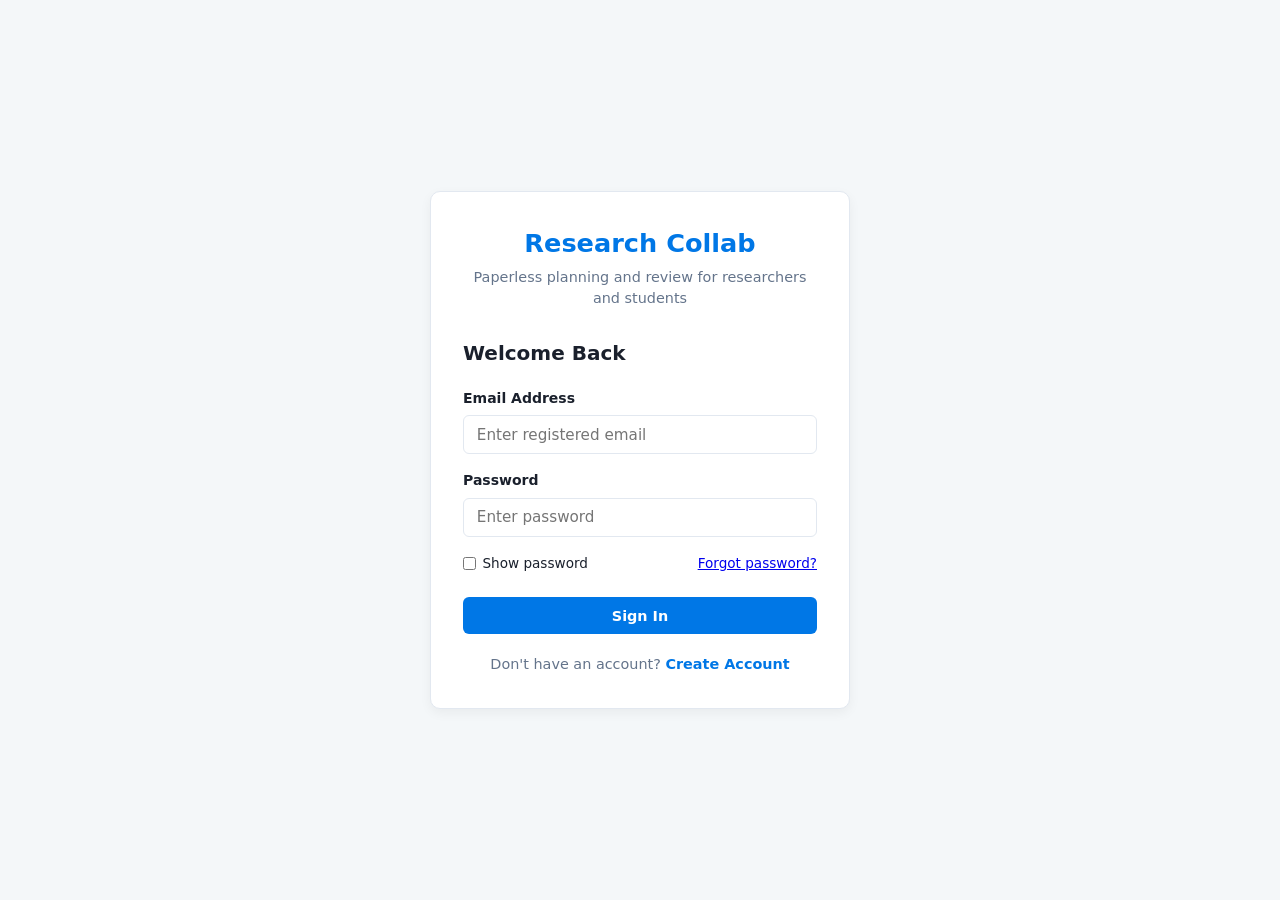
<file: index.html>
<!DOCTYPE html>
<html lang="en">
<head>
    <meta charset="UTF-8">
    <meta name="viewport" content="width=device-width, initial-scale=1.0">
    <title>Research Collaboration Platform</title>
    <meta http-equiv="refresh" content="0; url=Pages/Auth/login.html">
</head>
<body>
    <p>Opening Research Collaboration Platform. <a href="Pages/Auth/login.html">Continue to sign in</a>.</p>
</body>
</html>
</file>
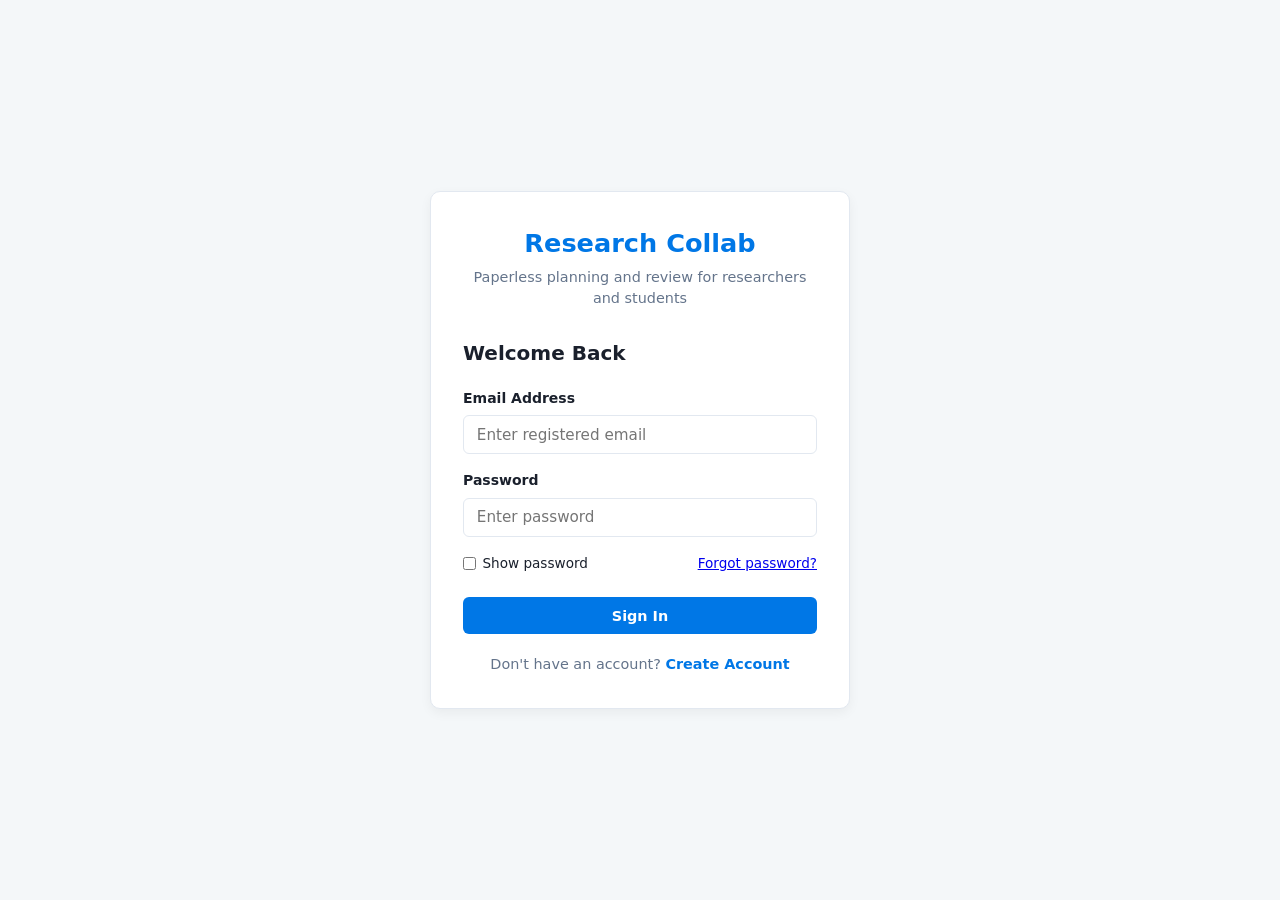
<file: HTML/login.html>
<!DOCTYPE html>
<html lang="en">
<head>
    <meta charset="UTF-8">
    <meta name="viewport" content="width=device-width, initial-scale=1.0">
    <title>Sign In - Research Collaboration Platform</title>
    <link rel="stylesheet" href="../../CSS/auth.css">
</head>
<body>
    <main class="auth-container">
        <div class="auth-card">
            <div class="brand-header">
                <p class="brand-name">Research Collab</p>
                <p>Paperless planning and review for researchers and students</p>
            </div>

            <form id="loginForm" novalidate>
                <h1 class="auth-form-heading">Welcome Back</h1>
                <div class="form-group">
                    <label for="email">Email Address</label>
                    <input
                        type="email"
                        id="email"
                        name="email"
                        autocomplete="username"
                        required
                        placeholder="Enter registered email"
                        aria-describedby="emailError">
                    <span id="emailError" class="field-error" role="alert" hidden></span>
                </div>

                <div class="form-group">
                    <label for="password">Password</label>
                    <input
                        type="password"
                        id="password"
                        name="password"
                        autocomplete="current-password"
                        required
                        placeholder="Enter password"
                        aria-describedby="passwordError">
                    <span id="passwordError" class="field-error" role="alert" hidden></span>
                </div>

                <div class="auth-options">
                    <label class="show-password-label">
                        <input type="checkbox" id="togglePassword"> Show password
                    </label>
                    <a href="reset-password.html">Forgot password?</a>
                </div>

                <div id="errorMessage" class="error-message" role="alert" aria-atomic="true"></div>

                <button type="submit" class="btn-primary">Sign In</button>
            </form>

            <div class="auth-footer">
                <p>Don't have an account? <a href="register.html">Create Account</a></p>
            </div>
        </div>
    </main>

    <script type="module" src="../../JS/Auth.js"></script>
</body>
</html>
</file>
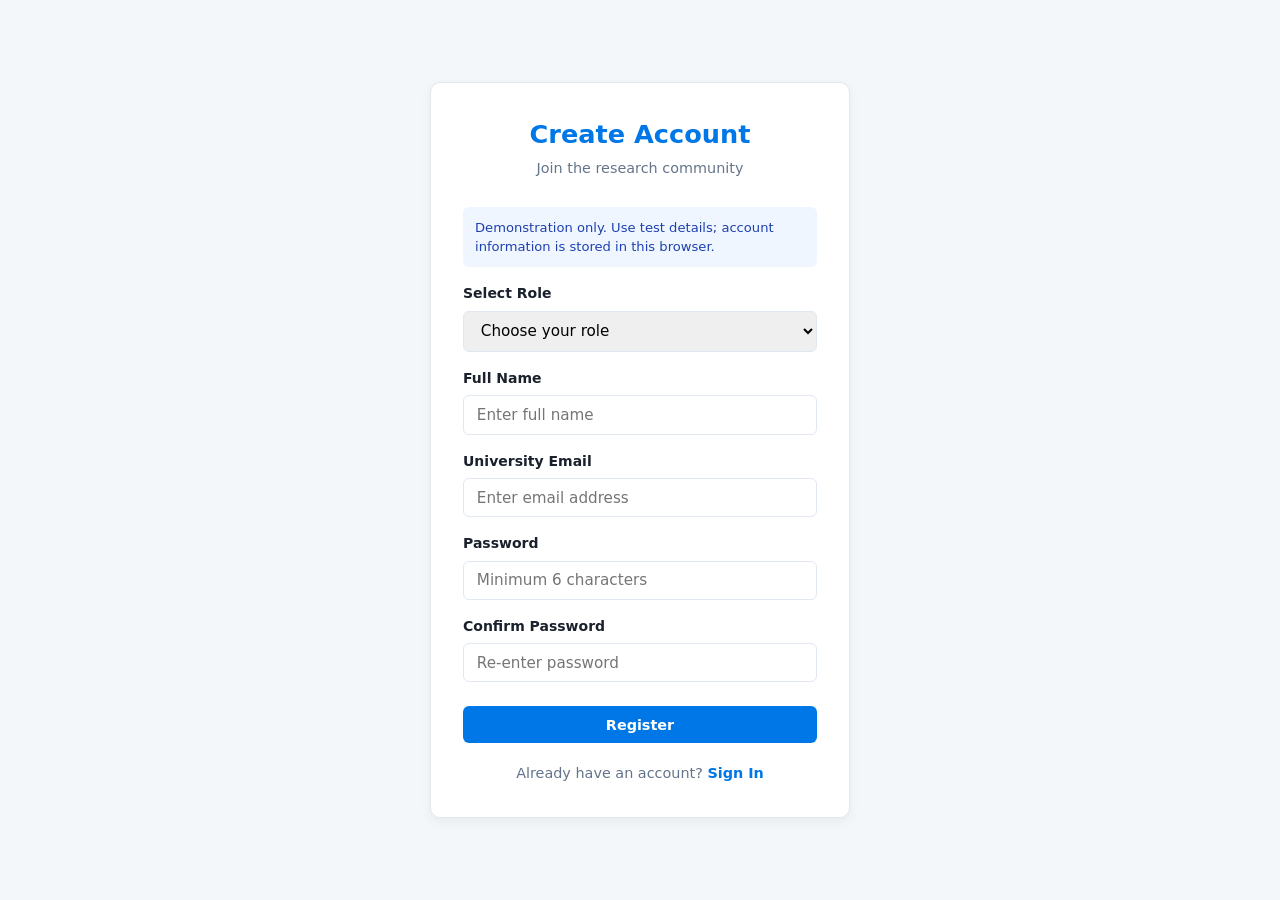
<file: HTML/register.html>
<!DOCTYPE html>
<html lang="en">
<head>
    <meta charset="UTF-8">
    <meta name="viewport" content="width=device-width, initial-scale=1.0">
    <title>Create Account - Research Collaboration Platform</title>
    <link rel="stylesheet" href="../../CSS/auth.css">
</head>
<body>
    <main class="auth-container">
        <div class="auth-card">
            <div class="brand-header">
                <h1>Create Account</h1>
                <p>Join the research community</p>
            </div>
            <p class="prototype-notice">Demonstration only. Use test details; account information is stored in this browser.</p>

            <form id="registerForm" novalidate>
                <div class="form-group">
                    <label for="role">Select Role</label>
                    <select id="role" name="role" required aria-describedby="roleError">
                        <option value="">Choose your role</option>
                        <option value="researcher">Researcher / Student</option>
                        <option value="supervisor">Supervisor</option>
                        <option value="reviewer">Research Project Reviewer</option>
                    </select>
                    <span id="roleError" class="field-error" role="alert" hidden></span>
                </div>

                <div class="form-group">
                    <label for="fullName">Full Name</label>
                    <input
                        type="text"
                        id="fullName"
                        name="name"
                        autocomplete="name"
                        required
                        placeholder="Enter full name"
                        aria-describedby="fullNameError">
                    <span id="fullNameError" class="field-error" role="alert" hidden></span>
                </div>

                <div class="form-group">
                    <label for="email">University Email</label>
                    <input
                        type="email"
                        id="email"
                        name="email"
                        autocomplete="email"
                        required
                        placeholder="Enter email address"
                        aria-describedby="emailError">
                    <span id="emailError" class="field-error" role="alert" hidden></span>
                </div>

                <div class="form-group">
                    <label for="password">Password</label>
                    <input
                        type="password"
                        id="password"
                        name="password"
                        autocomplete="new-password"
                        minlength="6"
                        required
                        placeholder="Minimum 6 characters"
                        aria-describedby="passwordError">
                    <span id="passwordError" class="field-error" role="alert" hidden></span>
                </div>

                <div class="form-group">
                    <label for="confirmPassword">Confirm Password</label>
                    <input
                        type="password"
                        id="confirmPassword"
                        name="confirmPassword"
                        autocomplete="new-password"
                        required
                        placeholder="Re-enter password"
                        aria-describedby="confirmPasswordError">
                    <span id="confirmPasswordError" class="field-error" role="alert" hidden></span>
                </div>

                <div id="regError" class="error-message" role="alert" aria-atomic="true"></div>

                <button type="submit" class="btn-primary">Register</button>
            </form>

            <div class="auth-footer">
                <p>Already have an account? <a href="login.html">Sign In</a></p>
            </div>
        </div>
    </main>

    <script type="module" src="../../JS/Auth.js"></script>
</body>
</html>
</file>
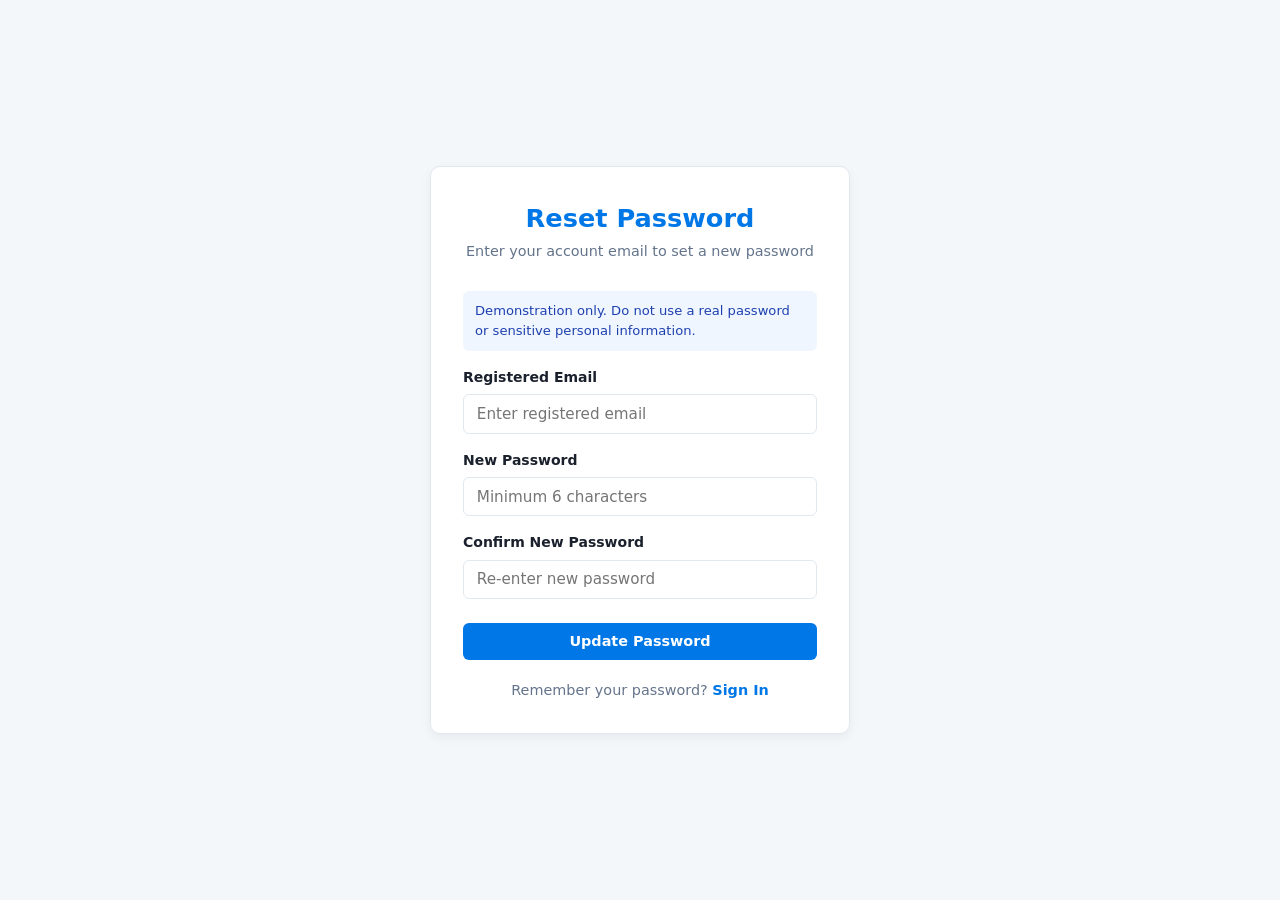
<file: HTML/reset-password.html>
<!DOCTYPE html>
<html lang="en">
<head>
    <meta charset="UTF-8">
    <meta name="viewport" content="width=device-width, initial-scale=1.0">
    <title>Reset Password - Research Collaboration Platform</title>
    <link rel="stylesheet" href="../../CSS/auth.css">
</head>
<body>
    <main class="auth-container">
        <div class="auth-card">
            <div class="brand-header">
                <h1>Reset Password</h1>
                <p>Enter your account email to set a new password</p>
            </div>
            <p class="prototype-notice">Demonstration only. Do not use a real password or sensitive personal information.</p>

            <form id="resetForm" novalidate>
                <div class="form-group">
                    <label for="email">Registered Email</label>
                    <input
                        type="email"
                        id="email"
                        name="email"
                        autocomplete="username"
                        required
                        placeholder="Enter registered email"
                        aria-describedby="emailError">
                    <span id="emailError" class="field-error" role="alert" hidden></span>
                </div>

                <div class="form-group">
                    <label for="newPassword">New Password</label>
                    <input
                        type="password"
                        id="newPassword"
                        name="newPassword"
                        autocomplete="new-password"
                        minlength="6"
                        required
                        placeholder="Minimum 6 characters"
                        aria-describedby="newPasswordError">
                    <span id="newPasswordError" class="field-error" role="alert" hidden></span>
                </div>

                <div class="form-group">
                    <label for="confirmNewPassword">Confirm New Password</label>
                    <input
                        type="password"
                        id="confirmNewPassword"
                        name="confirmNewPassword"
                        autocomplete="new-password"
                        minlength="6"
                        required
                        placeholder="Re-enter new password"
                        aria-describedby="confirmNewPasswordError">
                    <span id="confirmNewPasswordError" class="field-error" role="alert" hidden></span>
                </div>

                <div id="resetError" class="error-message" role="alert" aria-atomic="true"></div>

                <button type="submit" class="btn-primary">Update Password</button>
            </form>

            <div class="auth-footer">
                <p>Remember your password? <a href="login.html">Sign In</a></p>
            </div>
        </div>
    </main>

    <script type="module" src="../../JS/Auth.js"></script>
</body>
</html>
</file>
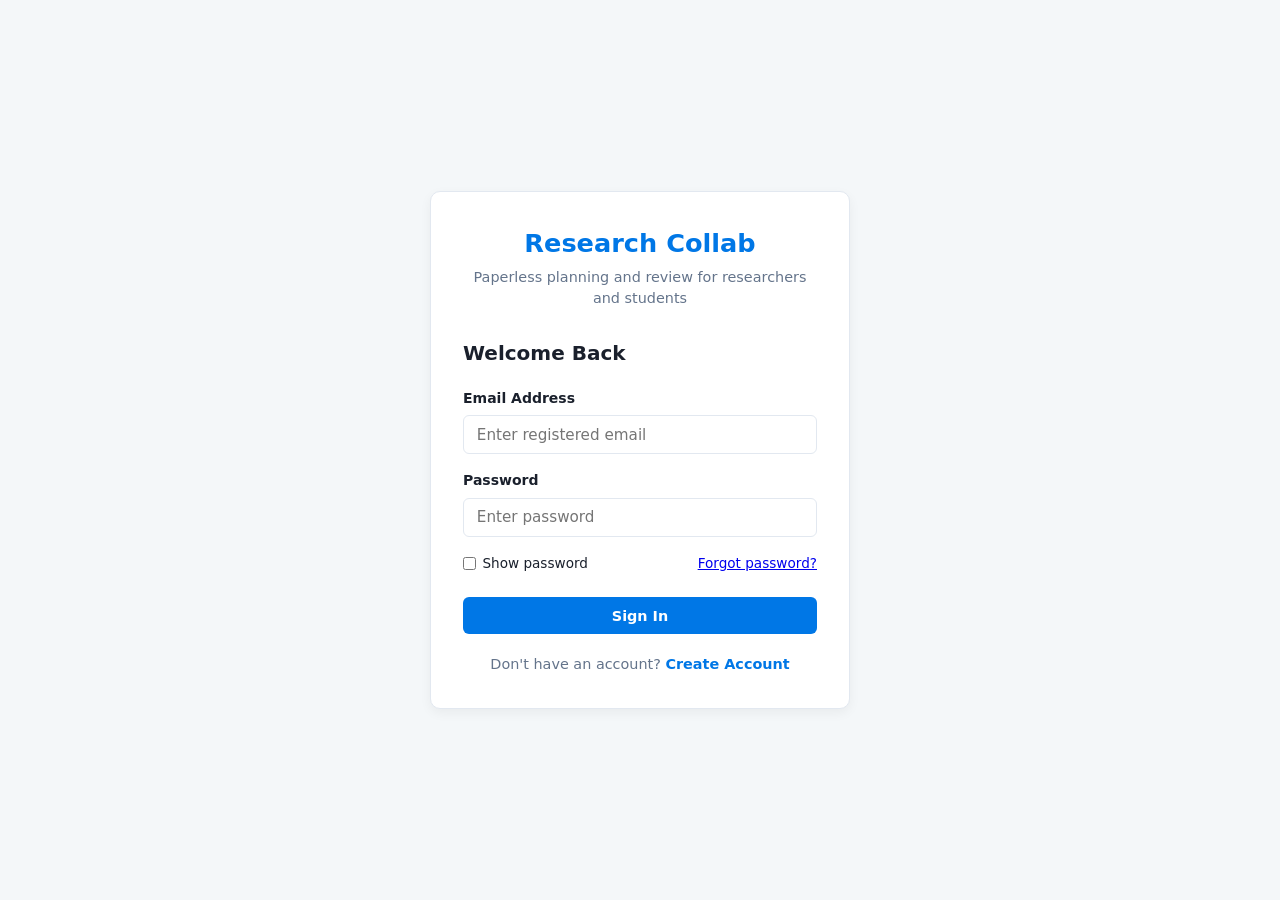
<file: Pages/Researcher/researcher.html>
<!DOCTYPE html>
<html lang="en">
<head>
    <meta charset="UTF-8">
    <meta name="viewport" content="width=device-width, initial-scale=1.0">
    <title>Researcher Dashboard - Research Collab</title>
    <link rel="stylesheet" href="../../CSS/researcher.css">
</head>
<body>
    <div class="app-layout">
        <aside class="sidebar">
            <div class="sidebar-brand">Research Collab</div>
            <nav aria-label="Dashboard sections">
                <ul class="nav-links">
                    <li><a class="active" href="#sec-projects" data-section="sec-projects">Projects &amp; collaborators</a></li>
                    <li><a href="#sec-documents" data-section="sec-documents">Papers &amp; datasets</a></li>
                    <li><a href="#sec-management" data-section="sec-management">Tasks, notes &amp; citations</a></li>
                </ul>
            </nav>
            <button id="logoutBtn" class="btn-secondary">Logout</button>
        </aside>
        <main class="main-content">
            <header class="top-header">
                <div>
                    <h1 id="headerUserName">Researcher Dashboard</h1>
                    <p class="page-description">Manage collaborative projects, uploaded versions, tasks, citations, and deadlines</p>
                </div>
            </header>
            <section id="sec-projects" class="dashboard-section">
                <div id="researcherProjects" class="card-panel crud-panel">
                    <h2>Research Projects</h2>
                    <p class="crud-description">Create projects, assign a supervisor, and invite existing researchers by email.</p>
                    <form id="projectsForm" class="crud-form" novalidate>
                        <div class="form-group">
                            <label for="projects-title">Project title</label>
                            <input id="projects-title" name="title" type="text" required placeholder="Enter a project title" aria-describedby="projects-title-error">
                            <span id="projects-title-error" class="field-error" role="alert" hidden></span>
                        </div>
                        <div class="form-group">
                            <label for="projects-description">Project description</label>
                            <textarea id="projects-description" name="description" required placeholder="Describe the research project" aria-describedby="projects-description-error"></textarea>
                            <span id="projects-description-error" class="field-error" role="alert" hidden></span>
                        </div>
                        <div class="form-group">
                            <label for="projects-objectives">Research objectives</label>
                            <textarea id="projects-objectives" name="objectives" required placeholder="Describe the research objectives" aria-describedby="projects-objectives-error"></textarea>
                            <span id="projects-objectives-error" class="field-error" role="alert" hidden></span>
                        </div>
                        <div class="form-group">
                            <label for="projects-domain">Research domain</label>
                            <input id="projects-domain" name="domain" type="text" required placeholder="e.g. data science" aria-describedby="projects-domain-error">
                            <span id="projects-domain-error" class="field-error" role="alert" hidden></span>
                        </div>
                        <div class="form-group">
                            <label for="projects-supervisorId">Supervisor</label>
                            <select id="projects-supervisorId" name="supervisorId" data-options="supervisors" aria-describedby="projects-supervisorId-error">
                                <option value="">No supervisor assigned</option>
                            </select>
                            <span id="projects-supervisorId-error" class="field-error" role="alert" hidden></span>
                        </div>
                        <div class="form-group">
                            <label for="projects-collaboratorSearch">Search collaborator by email</label>
                            <input id="projects-collaboratorSearch" type="search" placeholder="researcher@example.edu">
                            <button id="projects-addCollaborator" class="btn-secondary btn-small" type="button">Invite collaborator</button>
                            <input id="projects-collaboratorIds" name="collaboratorIds" type="hidden" value="">
                            <input id="projects-collaboratorEmails" name="collaboratorEmails" type="hidden" value="">
                            <input id="projects-collaboratorStatuses" name="collaboratorStatuses" type="hidden" value="">
                            <input id="projects-collaboratorProjectId" type="hidden" value="">
                        </div>
                        <div class="form-group">
                            <label for="projects-endDate">Target end date</label>
                            <input id="projects-endDate" name="endDate" type="date" required aria-describedby="projects-endDate-error">
                            <span id="projects-endDate-error" class="field-error" role="alert" hidden></span>
                        </div>
                        <div class="form-group">
                            <label for="projects-privacy">Project privacy</label>
                            <select id="projects-privacy" name="privacy" required aria-describedby="projects-privacy-error">
                                <option value="">Choose privacy</option>
                                <option value="Private">Private</option>
                                <option value="Shared with collaborators">Shared with collaborators</option>
                            </select>
                            <span id="projects-privacy-error" class="field-error" role="alert" hidden></span>
                        </div>
                        <div class="crud-form-actions">
                            <button class="btn-primary" type="submit">Add project</button>
                            <button class="btn-secondary hidden" type="button" data-cancel-edit>Cancel edit</button>
                        </div>
                    </form>
                    <p class="crud-message" role="status" aria-live="polite"></p>
                    <div class="table-wrapper">
                        <table>
                            <thead>
                                <tr data-table-headers></tr>
                            </thead>
                            <tbody></tbody>
                        </table>
                    </div>
                </div>
                <div class="card-panel">
                    <h2>Project Invitations</h2>
                    <p class="crud-description">Accept invitations to become a project collaborator.</p>
                    <div id="researcherProjectInvitations"></div>
                </div>
            </section>
            <section id="sec-documents" class="dashboard-section hidden">
                <div id="researcherDocuments" class="card-panel crud-panel">
                    <h2>Research Documents</h2>
                    <p class="crud-description">Upload papers and datasets. Each saved version is kept in this browser and listed in the version history.</p>
                    <form id="documentsForm" class="crud-form" novalidate>
                        <div class="form-group">
                            <label for="documents-projectId">Research project</label>
                            <select id="documents-projectId" name="projectId" data-options="projects" required aria-describedby="documents-projectId-error">
                                <option value="">No projects available</option>
                            </select>
                            <span id="documents-projectId-error" class="field-error" role="alert" hidden></span>
                        </div>
                        <div class="form-group">
                            <label for="documents-title">Document title</label>
                            <input id="documents-title" name="title" type="text" required placeholder="e.g. Literature review draft" aria-describedby="documents-title-error">
                            <span id="documents-title-error" class="field-error" role="alert" hidden></span>
                        </div>
                        <div class="form-group">
                            <label for="documents-kind">Material type</label>
                            <select id="documents-kind" name="kind" required aria-describedby="documents-kind-error">
                                <option value="">Choose material type</option>
                                <option value="Research paper">Research paper</option>
                                <option value="Dataset">Dataset</option>
                                <option value="Other">Other</option>
                            </select>
                            <span id="documents-kind-error" class="field-error" role="alert" hidden></span>
                        </div>
                        <div class="form-group">
                            <label for="documents-file">Paper or dataset file</label>
                            <input id="documents-file" name="file" type="file" required aria-describedby="documents-file-error">
                            <span id="documents-file-error" class="field-error" role="alert" hidden></span>
                        </div>
                        <div class="form-group">
                            <label for="documents-version">Version / change log</label>
                            <input id="documents-version" name="version" type="text" required placeholder="e.g. v1 - initial draft" aria-describedby="documents-version-error">
                            <span id="documents-version-error" class="field-error" role="alert" hidden></span>
                        </div>
                        <div class="form-group">
                            <label for="documents-changeNotes">Version notes</label>
                            <textarea id="documents-changeNotes" name="changeNotes" required placeholder="Describe this document version" aria-describedby="documents-changeNotes-error"></textarea>
                            <span id="documents-changeNotes-error" class="field-error" role="alert" hidden></span>
                        </div>
                        <div class="crud-form-actions">
                            <button class="btn-primary" type="submit">Add document</button>
                            <button class="btn-secondary hidden" type="button" data-cancel-edit>Cancel edit</button>
                        </div>
                    </form>
                    <p class="crud-message" role="status" aria-live="polite"></p>
                    <div class="table-wrapper">
                        <table>
                            <thead>
                                <tr data-table-headers></tr>
                            </thead>
                            <tbody></tbody>
                        </table>
                    </div>
                </div>
            </section>
            <section id="sec-management" class="dashboard-section hidden">
                <div class="card-panel">
                    <h2>Upcoming and overdue deadlines</h2>
                    <ul id="deadlineList" class="deadline-list"></ul>
                </div>
                <div id="researcherTasks" class="card-panel crud-panel">
                    <h2>Research Tasks &amp; Deadlines</h2>
                    <form id="tasksForm" class="crud-form" novalidate>
                        <div class="form-group">
                            <label for="tasks-projectId">Research project</label>
                            <select id="tasks-projectId" name="projectId" data-options="projects" required aria-describedby="tasks-projectId-error">
                                <option value="">No projects available</option>
                            </select>
                            <span id="tasks-projectId-error" class="field-error" role="alert" hidden></span>
                        </div>
                        <div class="form-group">
                            <label for="tasks-title">Task title</label>
                            <input id="tasks-title" name="title" type="text" required placeholder="Task description" aria-describedby="tasks-title-error">
                            <span id="tasks-title-error" class="field-error" role="alert" hidden></span>
                        </div>
                        <div class="form-group">
                            <label for="tasks-description">Task details</label>
                            <textarea id="tasks-description" name="description" placeholder="Describe the task" aria-describedby="tasks-description-error"></textarea>
                            <span id="tasks-description-error" class="field-error" role="alert" hidden></span>
                        </div>
                        <div class="form-group">
                            <label for="tasks-priority">Priority</label>
                            <select id="tasks-priority" name="priority" required aria-describedby="tasks-priority-error">
                                <option value="">Choose priority</option>
                                <option>Low</option>
                                <option>Medium</option>
                                <option>High</option>
                            </select>
                            <span id="tasks-priority-error" class="field-error" role="alert" hidden></span>
                        </div>
                        <div class="form-group">
                            <label for="tasks-dueDate">Due date</label>
                            <input id="tasks-dueDate" name="dueDate" type="date" required aria-describedby="tasks-dueDate-error">
                            <span id="tasks-dueDate-error" class="field-error" role="alert" hidden></span>
                        </div>
                        <div class="form-group">
                            <label for="tasks-assigneeId">Assign task to</label>
                            <select id="tasks-assigneeId" name="assigneeId" data-options="assignees" required aria-describedby="tasks-assigneeId-error">
                                <option value="">Choose assignee</option>
                            </select>
                            <span id="tasks-assigneeId-error" class="field-error" role="alert" hidden></span>
                        </div>
                        <div class="form-group">
                            <label for="tasks-status">Status</label>
                            <select id="tasks-status" name="status" required aria-describedby="tasks-status-error">
                                <option value="">Choose status</option>
                                <option>To Do</option>
                                <option>In Progress</option>
                                <option>Completed</option>
                            </select>
                            <span id="tasks-status-error" class="field-error" role="alert" hidden></span>
                        </div>
                        <div class="crud-form-actions">
                            <button class="btn-primary" type="submit">Add task</button>
                            <button class="btn-secondary hidden" type="button" data-cancel-edit>Cancel edit</button>
                        </div>
                    </form>
                    <p class="crud-message" role="status" aria-live="polite"></p>
                    <div class="table-wrapper">
                        <table>
                            <thead>
                                <tr data-table-headers></tr>
                            </thead>
                            <tbody></tbody>
                        </table>
                    </div>
                </div>
                <div id="researcherNotes" class="card-panel crud-panel">
                    <h2>Research Notes</h2>
                    <form id="notesForm" class="crud-form" novalidate>
                        <div class="form-group">
                            <label for="notes-projectId">Research project</label>
                            <select id="notes-projectId" name="projectId" data-options="projects" required aria-describedby="notes-projectId-error">
                                <option value="">No projects available</option>
                            </select>
                            <span id="notes-projectId-error" class="field-error" role="alert" hidden></span>
                        </div>
                        <div class="form-group">
                            <label for="notes-title">Note heading</label>
                            <input id="notes-title" name="title" type="text" required placeholder="Enter note title" aria-describedby="notes-title-error">
                            <span id="notes-title-error" class="field-error" role="alert" hidden></span>
                        </div>
                        <div class="form-group">
                            <label for="notes-content">Observations / citation</label>
                            <textarea id="notes-content" name="content" required placeholder="Write your note or citation" aria-describedby="notes-content-error"></textarea>
                            <span id="notes-content-error" class="field-error" role="alert" hidden></span>
                        </div>
                        <div class="crud-form-actions">
                            <button class="btn-primary" type="submit">Add note</button>
                            <button class="btn-secondary hidden" type="button" data-cancel-edit>Cancel edit</button>
                        </div>
                    </form>
                    <p class="crud-message" role="status" aria-live="polite"></p>
                    <div class="table-wrapper">
                        <table>
                            <thead>
                                <tr data-table-headers></tr>
                            </thead>
                            <tbody></tbody>
                        </table>
                    </div>
                </div>
                <div id="researcherCitations" class="card-panel crud-panel">
                    <h2>Research Citations</h2>
                    <form id="citationsForm" class="crud-form" novalidate>
                        <div class="form-group">
                            <label for="citations-projectId">Research project</label>
                            <select id="citations-projectId" name="projectId" data-options="projects" required aria-describedby="citations-projectId-error">
                                <option value="">No projects available</option>
                            </select>
                            <span id="citations-projectId-error" class="field-error" role="alert" hidden></span>
                        </div>
                        <div class="form-group">
                            <label for="citations-title">Article or book title</label>
                            <input id="citations-title" name="title" type="text" required placeholder="Reference title" aria-describedby="citations-title-error">
                            <span id="citations-title-error" class="field-error" role="alert" hidden></span>
                        </div>
                        <div class="form-group">
                            <label for="citations-authors">Authors</label>
                            <input id="citations-authors" name="authors" type="text" required placeholder="Author names" aria-describedby="citations-authors-error">
                            <span id="citations-authors-error" class="field-error" role="alert" hidden></span>
                        </div>
                        <div class="form-group">
                            <label for="citations-year">Publication year</label>
                            <input id="citations-year" name="year" type="number" min="1000" max="2100" required aria-describedby="citations-year-error">
                            <span id="citations-year-error" class="field-error" role="alert" hidden></span>
                        </div>
                        <div class="form-group">
                            <label for="citations-source">Journal / publisher</label>
                            <input id="citations-source" name="source" type="text" required placeholder="Publication name" aria-describedby="citations-source-error">
                            <span id="citations-source-error" class="field-error" role="alert" hidden></span>
                        </div>
                        <div class="form-group">
                            <label for="citations-url">DOI or URL</label>
                            <input id="citations-url" name="url" type="url" placeholder="https://..." aria-describedby="citations-url-error">
                            <span id="citations-url-error" class="field-error" role="alert" hidden></span>
                        </div>
                        <div class="crud-form-actions">
                            <button class="btn-primary" type="submit">Add citation</button>
                            <button class="btn-secondary hidden" type="button" data-cancel-edit>Cancel edit</button>
                        </div>
                    </form>
                    <p class="crud-message" role="status" aria-live="polite"></p>
                    <div class="table-wrapper">
                        <table>
                            <thead>
                                <tr data-table-headers></tr>
                            </thead>
                            <tbody></tbody>
                        </table>
                    </div>
                </div>
            </section>
        </main>
    </div>
    <script type="module" src="../../JS/Researcher.js?v=15"></script>
</body>
</html>
</file>
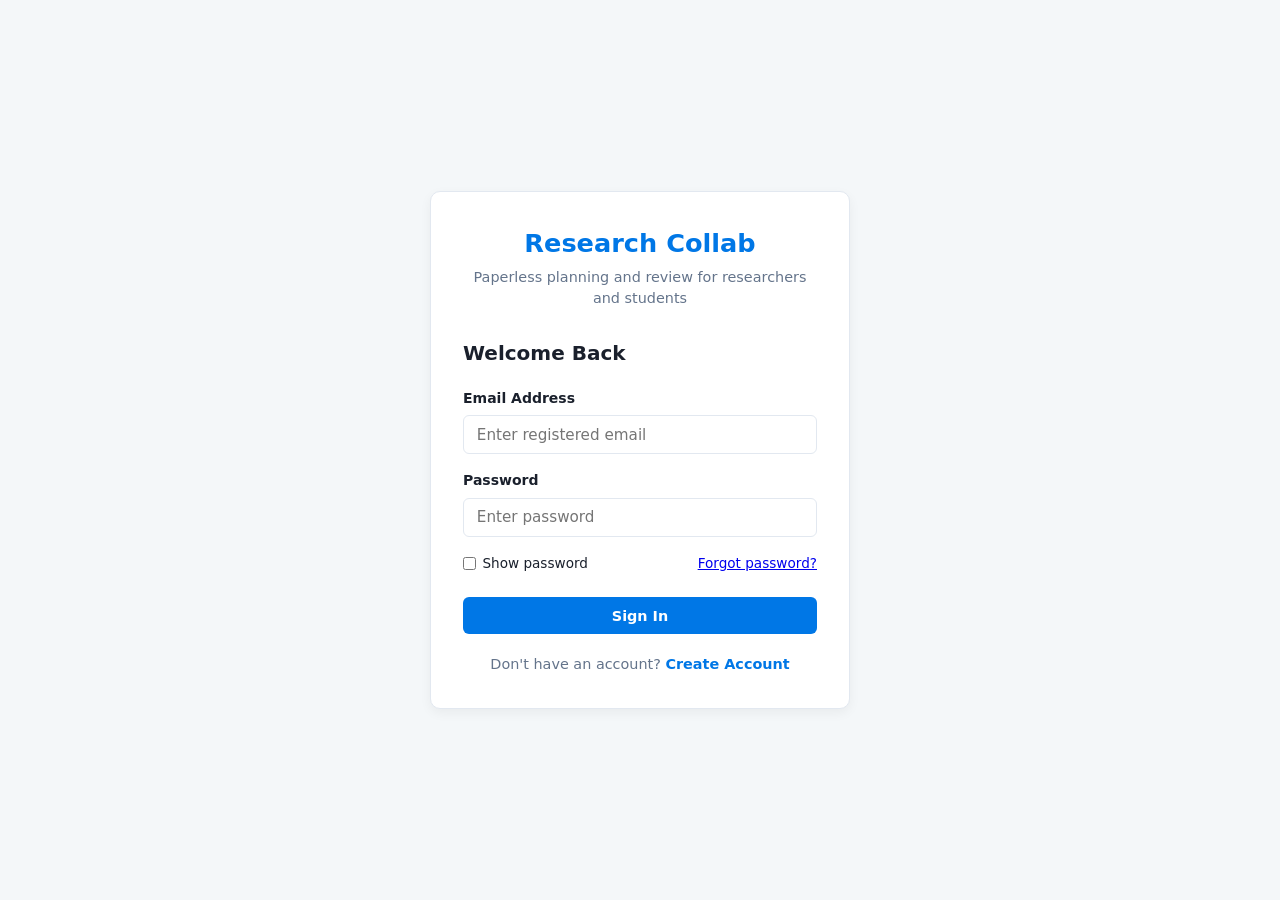
<file: Pages/Reviewer/reviewer.html>
<!DOCTYPE html>
<html lang="en">
<head>
    <meta charset="UTF-8">
    <meta name="viewport" content="width=device-width, initial-scale=1.0">
    <title>Reviewer Dashboard - Research Collab</title>
    <link rel="stylesheet" href="../../CSS/reviewer.css">
</head>
<body>
    <div class="app-layout">
        <aside class="sidebar">
            <div class="sidebar-brand">Research Collab</div>
            <nav aria-label="Dashboard sections">
                <ul class="nav-links">
                    <li><a class="active" href="#rev-assigned" data-section="rev-assigned">Assigned Proposals</a></li>
                    <li><a href="#rev-evaluate" data-section="rev-evaluate">Submit Evaluation</a></li>
                </ul>
            </nav>
            <button id="logoutBtn" class="btn-secondary">Logout</button>
        </aside>
        <main class="main-content">
            <header class="top-header">
                <div>
                    <h1 id="headerUserName">Research Reviewer Portal</h1>
                    <p class="page-description">Review proposals assigned to you and submit structured evaluations</p>
                </div>
            </header>
            <section id="rev-assigned" class="dashboard-section">
                <div class="card-panel">
                    <h2>Projects Available and Accepted for Review</h2>
                    <div id="reviewerAssignedProposals"></div>
                </div>
            </section>
            <section id="rev-evaluate" class="dashboard-section hidden">
                <div id="reviewerEvaluations" class="card-panel crud-panel">
                    <h2>Manuscript Evaluations</h2>
                    <p class="crud-description">Review only proposals assigned to you, then submit structured evaluations.</p>
                    <form id="evaluationsForm" class="crud-form" novalidate>
                        <div class="form-group">
                            <label for="evaluations-proposalRef">Assigned proposal</label>
                            <select id="evaluations-proposalRef" name="proposalRef" data-options="assigned-proposals" required aria-describedby="evaluations-proposalRef-error">
                                <option value="">No proposals assigned</option>
                            </select>
                            <span id="evaluations-proposalRef-error" class="field-error" role="alert" hidden></span>
                        </div>
                        <div class="form-group">
                            <label for="evaluations-originality">Originality (1-5)</label>
                            <input id="evaluations-originality" name="originality" type="number" min="1" max="5" required aria-describedby="evaluations-originality-error">
                            <span id="evaluations-originality-error" class="field-error" role="alert" hidden></span>
                        </div>
                        <div class="form-group">
                            <label for="evaluations-methodology">Methodology (1-5)</label>
                            <input id="evaluations-methodology" name="methodology" type="number" min="1" max="5" required aria-describedby="evaluations-methodology-error">
                            <span id="evaluations-methodology-error" class="field-error" role="alert" hidden></span>
                        </div>
                        <div class="form-group">
                            <label for="evaluations-clarity">Clarity (1-5)</label>
                            <input id="evaluations-clarity" name="clarity" type="number" min="1" max="5" required aria-describedby="evaluations-clarity-error">
                            <span id="evaluations-clarity-error" class="field-error" role="alert" hidden></span>
                        </div>
                        <div class="form-group">
                            <label for="evaluations-recommendation">Recommendation</label>
                            <select id="evaluations-recommendation" name="recommendation" required aria-describedby="evaluations-recommendation-error">
                                <option value="">Choose recommendation</option>
                                <option>Accept</option>
                                <option>Revision</option>
                                <option>Reject</option>
                            </select>
                            <span id="evaluations-recommendation-error" class="field-error" role="alert" hidden></span>
                        </div>
                        <div class="form-group">
                            <label for="evaluations-comments">Review comments</label>
                            <textarea id="evaluations-comments" name="comments" required placeholder="Provide structured review comments" aria-describedby="evaluations-comments-error"></textarea>
                            <span id="evaluations-comments-error" class="field-error" role="alert" hidden></span>
                        </div>
                        <div class="form-group">
                            <label for="evaluations-reviewDate">Review date</label>
                            <input id="evaluations-reviewDate" name="reviewDate" type="date" required aria-describedby="evaluations-reviewDate-error">
                            <span id="evaluations-reviewDate-error" class="field-error" role="alert" hidden></span>
                        </div>
                        <div class="crud-form-actions">
                            <button class="btn-primary" type="submit">Submit evaluation</button>
                        </div>
                    </form>
                    <p class="crud-message" role="status" aria-live="polite"></p>
                    <div class="table-wrapper">
                        <table>
                            <thead>
                                <tr data-table-headers></tr>
                            </thead>
                            <tbody></tbody>
                        </table>
                    </div>
                </div>
            </section>
        </main>
    </div>
    <script type="module" src="../../JS/Reviewer.js?v=3"></script>
</body>
</html>
</file>
<file: CSS/auth.css>
:root {
    --primary-color: #0077e6;
    --primary-hover: #005bb5;
    --bg-light: #f4f7f9;
    --surface-white: #ffffff;
    --text-dark: #1a202c;
    --text-muted: #64748b;
    --border-color: #e2e8f0;
    --success: #10b981;
    --danger: #ef4444;
    --sidebar-width: 250px;
}

* {
    box-sizing: border-box;
    margin: 0;
    padding: 0;
    font-family: 'Segoe UI', system-ui, -apple-system, sans-serif;
}

body {
    background-color: var(--bg-light);
    color: var(--text-dark);
    line-height: 1.5;
}

.btn-primary {
    background-color: var(--primary-color);
    color: white;
    border: none;
    padding: 0.65rem 1.2rem;
    border-radius: 6px;
    font-weight: 600;
    cursor: pointer;
    font-size: 0.9rem;
    transition: background-color 0.2s;
}

.btn-primary:hover {
    background-color: var(--primary-hover);
}

.btn-primary:disabled,
.btn-secondary:disabled,
.btn-danger:disabled {
    cursor: not-allowed;
    opacity: 0.6;
}

.btn-secondary {
    background-color: #ffffff;
    color: var(--text-dark);
    border: 1px solid var(--border-color);
    padding: 0.65rem 1.2rem;
    border-radius: 6px;
    font-weight: 600;
    cursor: pointer;
    font-size: 0.9rem;
}

.btn-danger {
    background-color: var(--danger);
    color: white;
    border: none;
    padding: 0.45rem 0.9rem;
    border-radius: 6px;
    font-weight: 600;
    cursor: pointer;
    font-size: 0.85rem;
}

.form-group {
    margin-bottom: 1rem;
}

.form-group label {
    display: block;
    font-size: 0.875rem;
    font-weight: 600;
    margin-bottom: 0.4rem;
}

.form-group input,
.form-group select,
.form-group textarea {
    width: 100%;
    padding: 0.6rem 0.8rem;
    border: 1px solid var(--border-color);
    border-radius: 6px;
    font-size: 0.95rem;
}

.field-error {
    display: block;
    margin-top: 0.35rem;
    color: #b91c1c;
    font-size: 0.8rem;
}

.field-error[hidden] {
    display: none;
}

.form-group input[aria-invalid="true"],
.form-group select[aria-invalid="true"],
.form-group textarea[aria-invalid="true"] {
    border-color: #b91c1c;
}

.app-layout {
    display: flex;
    min-height: 100vh;
}

.sidebar {
    width: var(--sidebar-width);
    background-color: var(--surface-white);
    border-right: 1px solid var(--border-color);
    display: flex;
    flex-direction: column;
    padding: 1.5rem 1rem;
}

.sidebar-brand {
    font-size: 1.25rem;
    font-weight: 700;
    color: var(--primary-color);
    margin-bottom: 2rem;
    padding-left: 0.5rem;
}

.nav-links {
    list-style: none;
    flex-grow: 1;
}

.nav-links li {
    margin-bottom: 0.5rem;
}

.nav-links a {
    display: block;
    padding: 0.65rem 0.85rem;
    color: var(--text-dark);
    text-decoration: none;
    border-radius: 6px;
    font-weight: 500;
    cursor: pointer;
}

.nav-links a:hover,
.nav-links a.active {
    background-color: #ebf5ff;
    color: var(--primary-color);
}

.main-content {
    flex-grow: 1;
    padding: 2rem;
    overflow-x: auto;
}

.top-header {
    display: flex;
    justify-content: space-between;
    align-items: center;
    margin-bottom: 2rem;
    padding-bottom: 1rem;
    border-bottom: 1px solid var(--border-color);
    flex-wrap: wrap;
    gap: 1rem;
}

.stats-grid {
    display: grid;
    grid-template-columns: repeat(auto-fit, minmax(180px, 1fr));
    gap: 1.25rem;
    margin-bottom: 2rem;
}

.stat-card {
    background: var(--surface-white);
    padding: 1.25rem;
    border-radius: 8px;
    border: 1px solid var(--border-color);
}

.stat-card h3 {
    font-size: 0.8rem;
    color: var(--text-muted);
    text-transform: uppercase;
}

.stat-card .value {
    font-size: 1.8rem;
    font-weight: 700;
    color: var(--primary-color);
    margin-top: 0.25rem;
}

.card-panel {
    background: var(--surface-white);
    border-radius: 8px;
    border: 1px solid var(--border-color);
    padding: 1.5rem;
    margin-bottom: 1.5rem;
}

.crud-panel h2 {
    margin-bottom: 0.4rem;
}

.crud-description {
    color: var(--text-muted);
    margin-bottom: 1rem;
}

.crud-form {
    display: grid;
    grid-template-columns: repeat(auto-fit, minmax(210px, 1fr));
    gap: 0 1rem;
    margin-top: 1.25rem;
}

.crud-form .form-group {
    min-width: 0;
}

.crud-form textarea {
    min-height: 88px;
    resize: vertical;
}

.crud-form-actions {
    display: flex;
    flex-wrap: wrap;
    align-items: flex-start;
    gap: 0.6rem;
    grid-column: 1 / -1;
    margin-bottom: 1rem;
}

.crud-message {
    min-height: 1.5rem;
    margin-bottom: 0.5rem;
    color: var(--success);
}

.crud-message.is-error {
    color: var(--danger);
}

.table-actions {
    white-space: nowrap;
}

.btn-small {
    margin: 0.15rem;
    padding: 0.35rem 0.65rem;
}

.empty-state {
    color: var(--text-muted);
    text-align: center;
}

.page-description {
    color: var(--text-muted);
    font-size: 0.9rem;
}

.table-wrapper {
    overflow-x: auto;
}

table {
    width: 100%;
    border-collapse: collapse;
    text-align: left;
}

th, td {
    padding: 0.75rem;
    border-bottom: 1px solid var(--border-color);
}

th {
    font-size: 0.85rem;
    color: var(--text-muted);
    text-transform: uppercase;
}

.hidden {
    display: none !important;
}

button:focus-visible,
a:focus-visible,
input:focus-visible,
select:focus-visible,
textarea:focus-visible {
    outline: 3px solid rgba(0, 119, 230, 0.35);
    outline-offset: 2px;
}

@media (max-width: 768px) {
    .app-layout {
        flex-direction: column;
    }
    .sidebar {
        width: 100%;
        border-right: none;
        border-bottom: 1px solid var(--border-color);
    }
    .nav-links {
        display: flex;
        overflow-x: auto;
        gap: 0.25rem;
        margin-bottom: 1rem;
    }
    .nav-links li {
        flex: 0 0 auto;
        margin-bottom: 0;
    }
    .main-content {
        padding: 1.25rem;
    }
}

.auth-container {
    min-height: 100vh;
    display: flex;
    align-items: center;
    justify-content: center;
    padding: 1.5rem;
    background-color: var(--bg-light);
}

.auth-card {
    background: var(--surface-white);
    width: 100%;
    max-width: 420px;
    padding: 2rem;
    border-radius: 10px;
    border: 1px solid var(--border-color);
    box-shadow: 0 4px 12px rgba(0, 0, 0, 0.05);
}

.brand-header {
    text-align: center;
    margin-bottom: 1.75rem;
}

.brand-header h1,
.brand-header h2,
.brand-header .brand-name {
    color: var(--primary-color);
    font-size: 1.6rem;
    margin-bottom: 0.25rem;
    font-weight: 700;
}

.brand-header p {
    color: var(--text-muted);
    font-size: 0.9rem;
}

.prototype-notice {
    margin-bottom: 1rem;
    padding: 0.65rem 0.75rem;
    border-radius: 6px;
    background: #eff6ff;
    color: #1e40af;
    font-size: 0.82rem;
}

.auth-form-heading {
    margin-bottom: 1.25rem;
    font-size: 1.25rem;
}

.auth-options {
    display: flex;
    justify-content: space-between;
    align-items: center;
    margin-bottom: 1rem;
    font-size: 0.85rem;
}

.show-password-label {
    display: flex;
    align-items: center;
    gap: 0.4rem;
    cursor: pointer;
}

.show-password-label input {
    width: auto;
}

.auth-card .btn-primary {
    width: 100%;
    margin-top: 0.5rem;
}

.auth-footer {
    margin-top: 1.25rem;
    text-align: center;
    font-size: 0.9rem;
    color: var(--text-muted);
}

.auth-footer a {
    color: var(--primary-color);
    text-decoration: none;
    font-weight: 600;
}

.error-message {
    background-color: #fee2e2;
    color: #b91c1c;
    padding: 0.6rem 0.8rem;
    border-radius: 6px;
    margin-bottom: 1rem;
    font-size: 0.85rem;
    display: none;
}
</file>
<file: CSS/researcher.css>
:root {
    --primary-color: #0077e6;
    --primary-hover: #005bb5;
    --bg-light: #f4f7f9;
    --surface-white: #ffffff;
    --text-dark: #1a202c;
    --text-muted: #64748b;
    --border-color: #e2e8f0;
    --success: #10b981;
    --danger: #ef4444;
    --sidebar-width: 250px;
}

* {
    box-sizing: border-box;
    margin: 0;
    padding: 0;
    font-family: 'Segoe UI', system-ui, -apple-system, sans-serif;
}

body {
    background-color: var(--bg-light);
    color: var(--text-dark);
    line-height: 1.5;
}

.btn-primary {
    background-color: var(--primary-color);
    color: white;
    border: none;
    padding: 0.65rem 1.2rem;
    border-radius: 6px;
    font-weight: 600;
    cursor: pointer;
    font-size: 0.9rem;
    transition: background-color 0.2s;
}

.btn-primary:hover {
    background-color: var(--primary-hover);
}

.btn-primary:disabled,
.btn-secondary:disabled,
.btn-danger:disabled {
    cursor: not-allowed;
    opacity: 0.6;
}

.btn-secondary {
    background-color: #ffffff;
    color: var(--text-dark);
    border: 1px solid var(--border-color);
    padding: 0.65rem 1.2rem;
    border-radius: 6px;
    font-weight: 600;
    cursor: pointer;
    font-size: 0.9rem;
}

.btn-danger {
    background-color: var(--danger);
    color: white;
    border: none;
    padding: 0.45rem 0.9rem;
    border-radius: 6px;
    font-weight: 600;
    cursor: pointer;
    font-size: 0.85rem;
}

.form-group {
    margin-bottom: 1rem;
}

.form-group label {
    display: block;
    font-size: 0.875rem;
    font-weight: 600;
    margin-bottom: 0.4rem;
}

.form-group input,
.form-group select,
.form-group textarea {
    width: 100%;
    padding: 0.6rem 0.8rem;
    border: 1px solid var(--border-color);
    border-radius: 6px;
    font-size: 0.95rem;
}

.field-error {
    display: block;
    margin-top: 0.35rem;
    color: #b91c1c;
    font-size: 0.8rem;
}

.field-error[hidden] {
    display: none;
}

.form-group input[aria-invalid="true"],
.form-group select[aria-invalid="true"],
.form-group textarea[aria-invalid="true"] {
    border-color: #b91c1c;
}

.app-layout {
    display: flex;
    min-height: 100vh;
}

.sidebar {
    width: var(--sidebar-width);
    background-color: var(--surface-white);
    border-right: 1px solid var(--border-color);
    display: flex;
    flex-direction: column;
    padding: 1.5rem 1rem;
}

.sidebar-brand {
    font-size: 1.25rem;
    font-weight: 700;
    color: var(--primary-color);
    margin-bottom: 2rem;
    padding-left: 0.5rem;
}

.nav-links {
    list-style: none;
    flex-grow: 1;
}

.nav-links li {
    margin-bottom: 0.5rem;
}

.nav-links a {
    display: block;
    padding: 0.65rem 0.85rem;
    color: var(--text-dark);
    text-decoration: none;
    border-radius: 6px;
    font-weight: 500;
    cursor: pointer;
}

.nav-links a:hover,
.nav-links a.active {
    background-color: #ebf5ff;
    color: var(--primary-color);
}

.main-content {
    flex-grow: 1;
    padding: 2rem;
    overflow-x: auto;
}

.top-header {
    display: flex;
    justify-content: space-between;
    align-items: center;
    margin-bottom: 2rem;
    padding-bottom: 1rem;
    border-bottom: 1px solid var(--border-color);
    flex-wrap: wrap;
    gap: 1rem;
}

.stats-grid {
    display: grid;
    grid-template-columns: repeat(auto-fit, minmax(180px, 1fr));
    gap: 1.25rem;
    margin-bottom: 2rem;
}

.stat-card {
    background: var(--surface-white);
    padding: 1.25rem;
    border-radius: 8px;
    border: 1px solid var(--border-color);
}

.stat-card h3 {
    font-size: 0.8rem;
    color: var(--text-muted);
    text-transform: uppercase;
}

.stat-card .value {
    font-size: 1.8rem;
    font-weight: 700;
    color: var(--primary-color);
    margin-top: 0.25rem;
}

.card-panel {
    background: var(--surface-white);
    border-radius: 8px;
    border: 1px solid var(--border-color);
    padding: 1.5rem;
    margin-bottom: 1.5rem;
}

.crud-panel h2 {
    margin-bottom: 0.4rem;
}

.crud-description {
    color: var(--text-muted);
    margin-bottom: 1rem;
}

.crud-form {
    display: grid;
    grid-template-columns: repeat(auto-fit, minmax(210px, 1fr));
    gap: 0 1rem;
    margin-top: 1.25rem;
}

.crud-form .form-group {
    min-width: 0;
}

.crud-form textarea {
    min-height: 88px;
    resize: vertical;
}

.crud-form-actions {
    display: flex;
    flex-wrap: wrap;
    align-items: flex-start;
    gap: 0.6rem;
    grid-column: 1 / -1;
    margin-bottom: 1rem;
}

.crud-message {
    min-height: 1.5rem;
    margin-bottom: 0.5rem;
    color: var(--success);
}

.crud-message.is-error {
    color: var(--danger);
}

.table-actions {
    white-space: nowrap;
}

.btn-small {
    margin: 0.15rem;
    padding: 0.35rem 0.65rem;
}

.empty-state {
    color: var(--text-muted);
    text-align: center;
}

.page-description {
    color: var(--text-muted);
    font-size: 0.9rem;
}

.table-wrapper {
    overflow-x: auto;
}

table {
    width: 100%;
    border-collapse: collapse;
    text-align: left;
}

th, td {
    padding: 0.75rem;
    border-bottom: 1px solid var(--border-color);
}

th {
    font-size: 0.85rem;
    color: var(--text-muted);
    text-transform: uppercase;
}

.hidden {
    display: none !important;
}

button:focus-visible,
a:focus-visible,
input:focus-visible,
select:focus-visible,
textarea:focus-visible {
    outline: 3px solid rgba(0, 119, 230, 0.35);
    outline-offset: 2px;
}

@media (max-width: 768px) {
    .app-layout {
        flex-direction: column;
    }
    .sidebar {
        width: 100%;
        border-right: none;
        border-bottom: 1px solid var(--border-color);
    }
    .nav-links {
        display: flex;
        overflow-x: auto;
        gap: 0.25rem;
        margin-bottom: 1rem;
    }
    .nav-links li {
        flex: 0 0 auto;
        margin-bottom: 0;
    }
    .main-content {
        padding: 1.25rem;
    }
}

body {
    --primary-color: #0077e6;
    --primary-hover: #005bb5;
}

.crud-panel h2 {
    color: var(--primary-color);
}

.deadline-list {
    padding-left: 1.25rem;
}

.deadline-list li {
    margin: 0.4rem 0;
}
</file>
<file: CSS/reviewer.css>
:root {
    --primary-color: #0077e6;
    --primary-hover: #005bb5;
    --bg-light: #f4f7f9;
    --surface-white: #ffffff;
    --text-dark: #1a202c;
    --text-muted: #64748b;
    --border-color: #e2e8f0;
    --success: #10b981;
    --danger: #ef4444;
    --sidebar-width: 250px;
}

* {
    box-sizing: border-box;
    margin: 0;
    padding: 0;
    font-family: 'Segoe UI', system-ui, -apple-system, sans-serif;
}

body {
    background-color: var(--bg-light);
    color: var(--text-dark);
    line-height: 1.5;
}

.btn-primary {
    background-color: var(--primary-color);
    color: white;
    border: none;
    padding: 0.65rem 1.2rem;
    border-radius: 6px;
    font-weight: 600;
    cursor: pointer;
    font-size: 0.9rem;
    transition: background-color 0.2s;
}

.btn-primary:hover {
    background-color: var(--primary-hover);
}

.btn-primary:disabled,
.btn-secondary:disabled,
.btn-danger:disabled {
    cursor: not-allowed;
    opacity: 0.6;
}

.btn-secondary {
    background-color: #ffffff;
    color: var(--text-dark);
    border: 1px solid var(--border-color);
    padding: 0.65rem 1.2rem;
    border-radius: 6px;
    font-weight: 600;
    cursor: pointer;
    font-size: 0.9rem;
}

.btn-danger {
    background-color: var(--danger);
    color: white;
    border: none;
    padding: 0.45rem 0.9rem;
    border-radius: 6px;
    font-weight: 600;
    cursor: pointer;
    font-size: 0.85rem;
}

.form-group {
    margin-bottom: 1rem;
}

.form-group label {
    display: block;
    font-size: 0.875rem;
    font-weight: 600;
    margin-bottom: 0.4rem;
}

.form-group input,
.form-group select,
.form-group textarea {
    width: 100%;
    padding: 0.6rem 0.8rem;
    border: 1px solid var(--border-color);
    border-radius: 6px;
    font-size: 0.95rem;
}

.field-error {
    display: block;
    margin-top: 0.35rem;
    color: #b91c1c;
    font-size: 0.8rem;
}

.field-error[hidden] {
    display: none;
}

.form-group input[aria-invalid="true"],
.form-group select[aria-invalid="true"],
.form-group textarea[aria-invalid="true"] {
    border-color: #b91c1c;
}

.app-layout {
    display: flex;
    min-height: 100vh;
}

.sidebar {
    width: var(--sidebar-width);
    background-color: var(--surface-white);
    border-right: 1px solid var(--border-color);
    display: flex;
    flex-direction: column;
    padding: 1.5rem 1rem;
}

.sidebar-brand {
    font-size: 1.25rem;
    font-weight: 700;
    color: var(--primary-color);
    margin-bottom: 2rem;
    padding-left: 0.5rem;
}

.nav-links {
    list-style: none;
    flex-grow: 1;
}

.nav-links li {
    margin-bottom: 0.5rem;
}

.nav-links a {
    display: block;
    padding: 0.65rem 0.85rem;
    color: var(--text-dark);
    text-decoration: none;
    border-radius: 6px;
    font-weight: 500;
    cursor: pointer;
}

.nav-links a:hover,
.nav-links a.active {
    background-color: #ebf5ff;
    color: var(--primary-color);
}

.main-content {
    flex-grow: 1;
    padding: 2rem;
    overflow-x: auto;
}

.top-header {
    display: flex;
    justify-content: space-between;
    align-items: center;
    margin-bottom: 2rem;
    padding-bottom: 1rem;
    border-bottom: 1px solid var(--border-color);
    flex-wrap: wrap;
    gap: 1rem;
}

.stats-grid {
    display: grid;
    grid-template-columns: repeat(auto-fit, minmax(180px, 1fr));
    gap: 1.25rem;
    margin-bottom: 2rem;
}

.stat-card {
    background: var(--surface-white);
    padding: 1.25rem;
    border-radius: 8px;
    border: 1px solid var(--border-color);
}

.stat-card h3 {
    font-size: 0.8rem;
    color: var(--text-muted);
    text-transform: uppercase;
}

.stat-card .value {
    font-size: 1.8rem;
    font-weight: 700;
    color: var(--primary-color);
    margin-top: 0.25rem;
}

.card-panel {
    background: var(--surface-white);
    border-radius: 8px;
    border: 1px solid var(--border-color);
    padding: 1.5rem;
    margin-bottom: 1.5rem;
}

.crud-panel h2 {
    margin-bottom: 0.4rem;
}

.crud-description {
    color: var(--text-muted);
    margin-bottom: 1rem;
}

.crud-form {
    display: grid;
    grid-template-columns: repeat(auto-fit, minmax(210px, 1fr));
    gap: 0 1rem;
    margin-top: 1.25rem;
}

.crud-form .form-group {
    min-width: 0;
}

.crud-form textarea {
    min-height: 88px;
    resize: vertical;
}

.crud-form-actions {
    display: flex;
    flex-wrap: wrap;
    align-items: flex-start;
    gap: 0.6rem;
    grid-column: 1 / -1;
    margin-bottom: 1rem;
}

.crud-message {
    min-height: 1.5rem;
    margin-bottom: 0.5rem;
    color: var(--success);
}

.crud-message.is-error {
    color: var(--danger);
}

.table-actions {
    white-space: nowrap;
}

.btn-small {
    margin: 0.15rem;
    padding: 0.35rem 0.65rem;
}

.empty-state {
    color: var(--text-muted);
    text-align: center;
}

.page-description {
    color: var(--text-muted);
    font-size: 0.9rem;
}

.table-wrapper {
    overflow-x: auto;
}

table {
    width: 100%;
    border-collapse: collapse;
    text-align: left;
}

th, td {
    padding: 0.75rem;
    border-bottom: 1px solid var(--border-color);
}

th {
    font-size: 0.85rem;
    color: var(--text-muted);
    text-transform: uppercase;
}

.hidden {
    display: none !important;
}

button:focus-visible,
a:focus-visible,
input:focus-visible,
select:focus-visible,
textarea:focus-visible {
    outline: 3px solid rgba(0, 119, 230, 0.35);
    outline-offset: 2px;
}

@media (max-width: 768px) {
    .app-layout {
        flex-direction: column;
    }
    .sidebar {
        width: 100%;
        border-right: none;
        border-bottom: 1px solid var(--border-color);
    }
    .nav-links {
        display: flex;
        overflow-x: auto;
        gap: 0.25rem;
        margin-bottom: 1rem;
    }
    .nav-links li {
        flex: 0 0 auto;
        margin-bottom: 0;
    }
    .main-content {
        padding: 1.25rem;
    }
}

body {
    --primary-color: #0077e6;
    --primary-hover: #005bb5;
}

.review-assignment-list {
    display: grid;
    gap: 1rem;
}

.review-assignment-list .card-panel {
    margin-bottom: 0;
}
</file>
